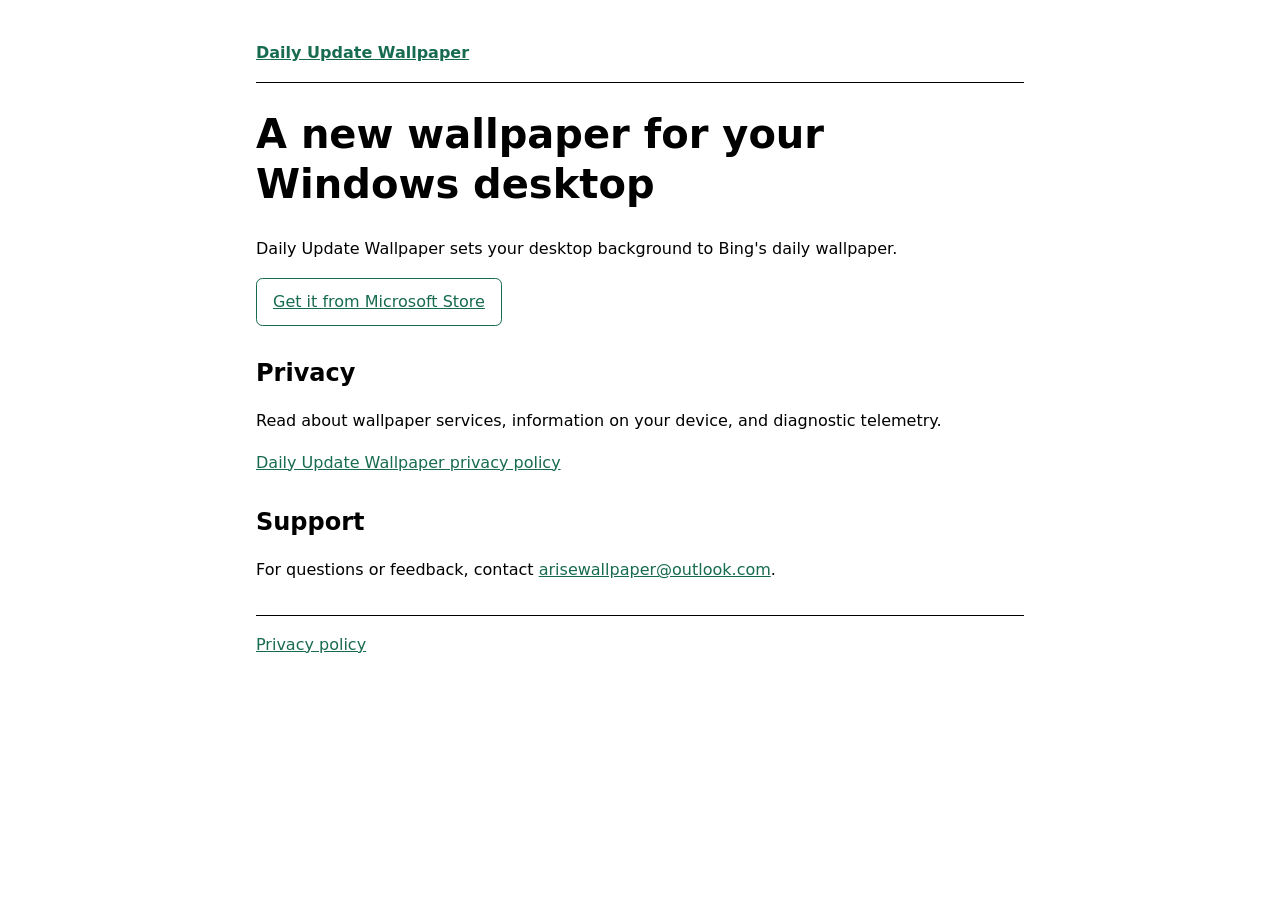
<file: index.html>
<!doctype html>
<html lang="en">
<head>
  <meta charset="utf-8">
  <meta name="viewport" content="width=device-width, initial-scale=1">
  <meta name="description" content="Daily Update Wallpaper for Windows: Bing's daily wallpaper on your desktop. Privacy information and support.">
  <title>Daily Update Wallpaper</title>
  <link rel="canonical" href="https://dailyupdatewallpaper.redrain.ccwu.cc/">
  <link rel="stylesheet" href="styles.css">
</head>
<body>
  <header><a href="./">Daily Update Wallpaper</a></header>
  <main>
    <h1>A new wallpaper for your Windows desktop</h1>
    <p>Daily Update Wallpaper sets your desktop background to Bing's daily wallpaper.</p>
    <p><a class="button" href="https://apps.microsoft.com/detail/9NZVVM6WW02H">Get it from Microsoft Store</a></p>
    <section aria-labelledby="privacy">
      <h2 id="privacy">Privacy</h2>
      <p>Read about wallpaper services, information on your device, and diagnostic telemetry.</p>
      <p><a href="privacypolicy/dailyupdatewallpaper.html">Daily Update Wallpaper privacy policy</a></p>
    </section>
    <section aria-labelledby="support">
      <h2 id="support">Support</h2>
      <p>For questions or feedback, contact <a href="mailto:arisewallpaper@outlook.com">arisewallpaper@outlook.com</a>.</p>
    </section>
  </main>
  <footer><a href="privacypolicy/dailyupdatewallpaper.html">Privacy policy</a></footer>
</body>
</html>
</file>
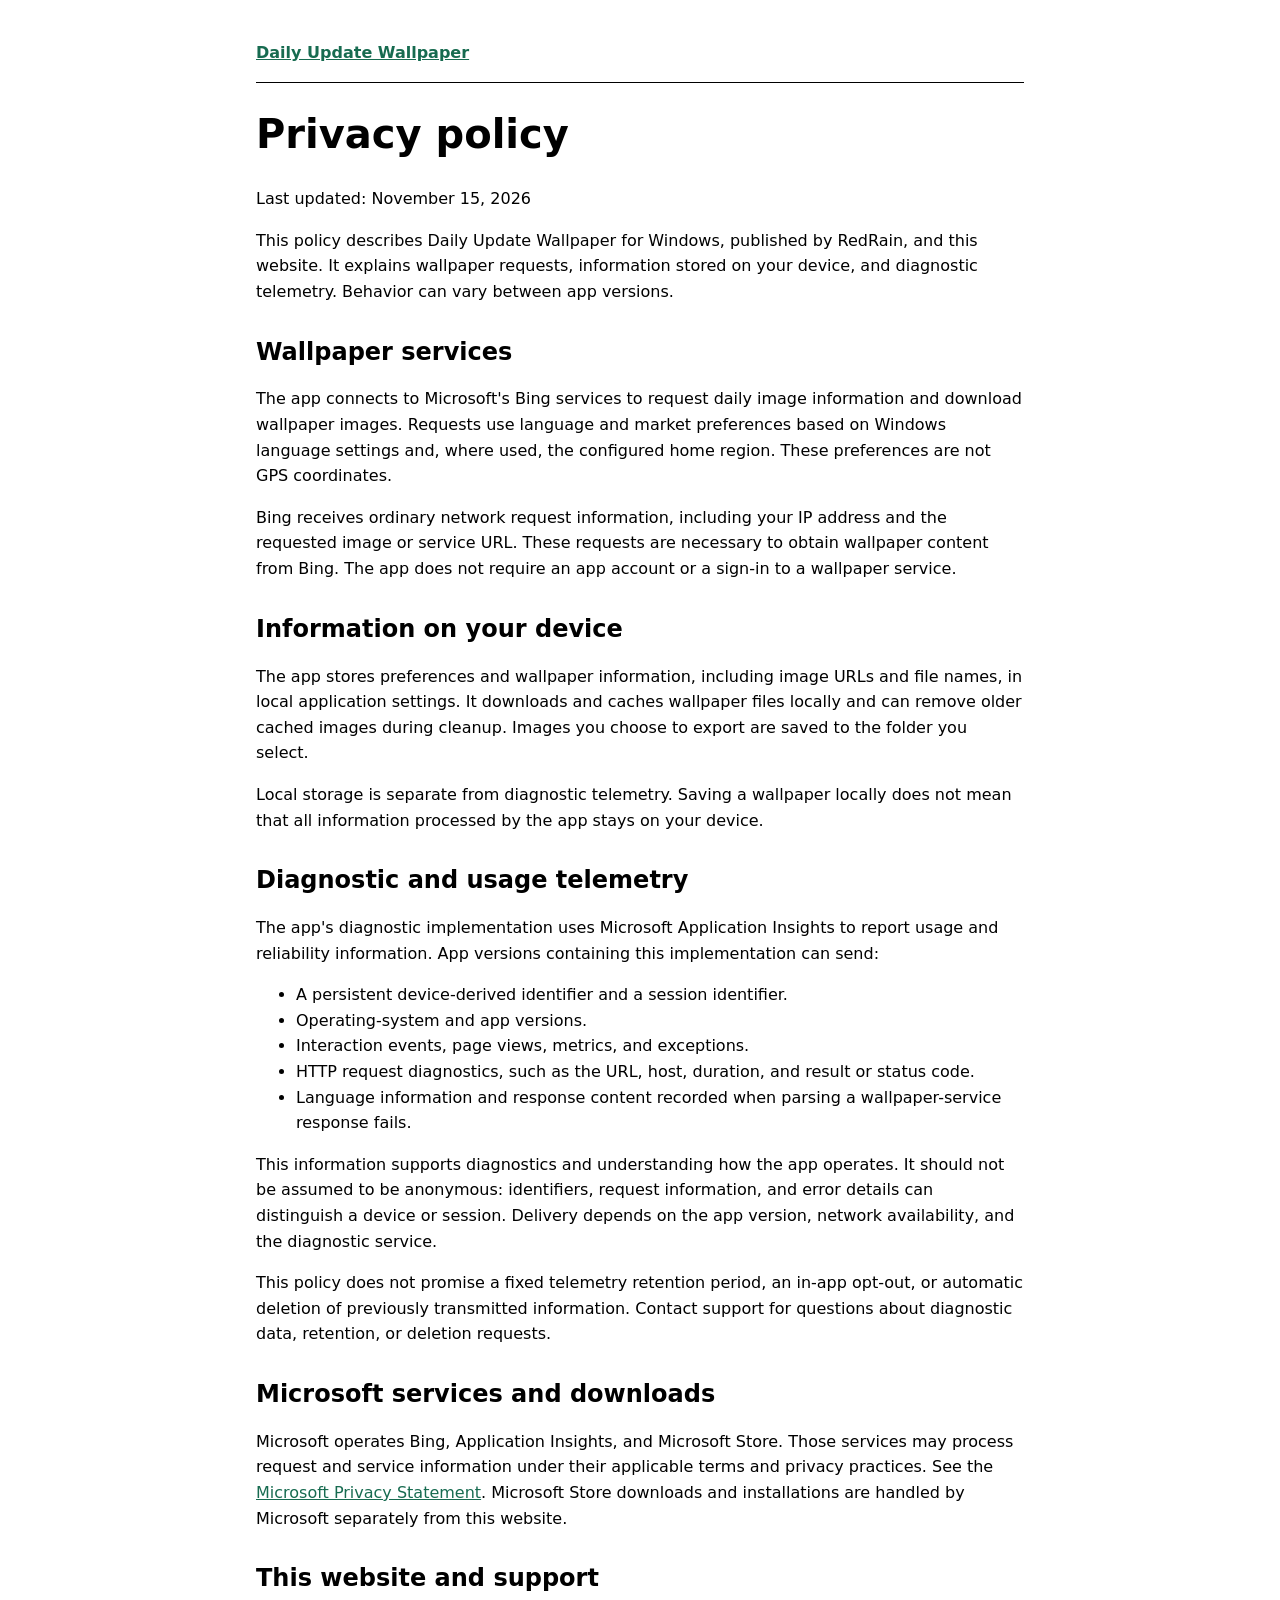
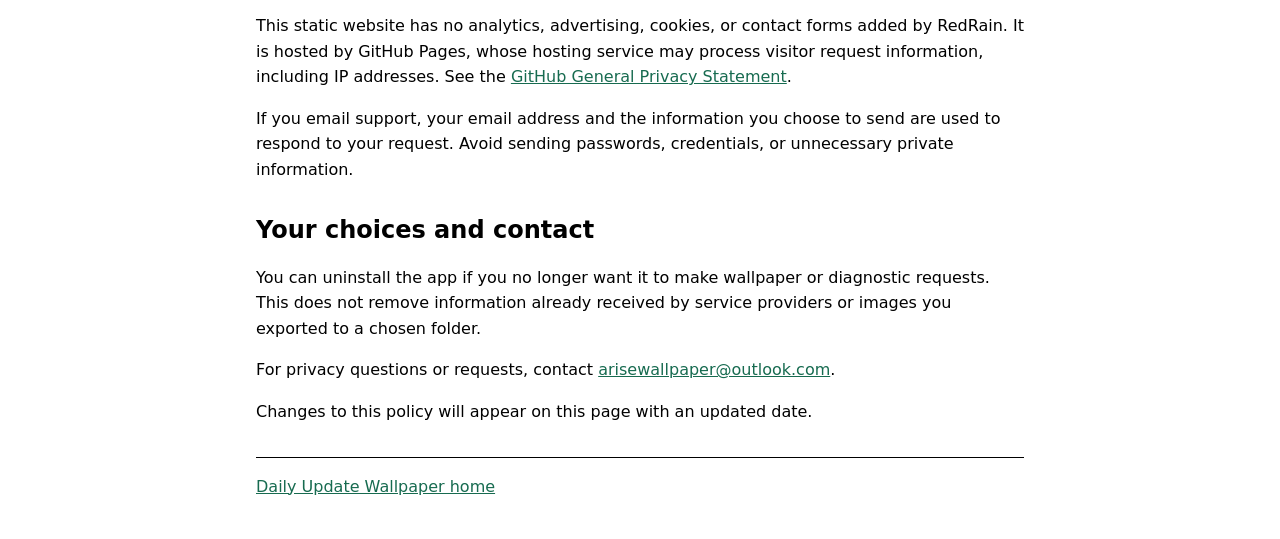
<file: privacypolicy/dailyupdatewallpaper.html>
<!doctype html>
<html lang="en">
<head>
  <meta charset="utf-8">
  <meta name="viewport" content="width=device-width, initial-scale=1">
  <meta name="description" content="Privacy policy for Daily Update Wallpaper for Windows, including Bing wallpaper requests, local storage and diagnostic telemetry.">
  <title>Privacy Policy - Daily Update Wallpaper</title>
  <link rel="canonical" href="https://dailyupdatewallpaper.redrain.ccwu.cc/privacypolicy/dailyupdatewallpaper.html">
  <link rel="stylesheet" href="../styles.css">
</head>
<body>
  <header><a href="../">Daily Update Wallpaper</a></header>
  <main>
    <h1>Privacy policy</h1>
    <p>Last updated: November 15, 2026</p>
    <p>This policy describes Daily Update Wallpaper for Windows, published by RedRain, and this website. It explains wallpaper requests, information stored on your device, and diagnostic telemetry. Behavior can vary between app versions.</p>

    <section aria-labelledby="wallpaper">
      <h2 id="wallpaper">Wallpaper services</h2>
      <p>The app connects to Microsoft's Bing services to request daily image information and download wallpaper images. Requests use language and market preferences based on Windows language settings and, where used, the configured home region. These preferences are not GPS coordinates.</p>
      <p>Bing receives ordinary network request information, including your IP address and the requested image or service URL. These requests are necessary to obtain wallpaper content from Bing. The app does not require an app account or a sign-in to a wallpaper service.</p>
    </section>

    <section aria-labelledby="local">
      <h2 id="local">Information on your device</h2>
      <p>The app stores preferences and wallpaper information, including image URLs and file names, in local application settings. It downloads and caches wallpaper files locally and can remove older cached images during cleanup. Images you choose to export are saved to the folder you select.</p>
      <p>Local storage is separate from diagnostic telemetry. Saving a wallpaper locally does not mean that all information processed by the app stays on your device.</p>
    </section>

    <section aria-labelledby="diagnostics">
      <h2 id="diagnostics">Diagnostic and usage telemetry</h2>
      <p>The app's diagnostic implementation uses Microsoft Application Insights to report usage and reliability information. App versions containing this implementation can send:</p>
      <ul>
        <li>A persistent device-derived identifier and a session identifier.</li>
        <li>Operating-system and app versions.</li>
        <li>Interaction events, page views, metrics, and exceptions.</li>
        <li>HTTP request diagnostics, such as the URL, host, duration, and result or status code.</li>
        <li>Language information and response content recorded when parsing a wallpaper-service response fails.</li>
      </ul>
      <p>This information supports diagnostics and understanding how the app operates. It should not be assumed to be anonymous: identifiers, request information, and error details can distinguish a device or session. Delivery depends on the app version, network availability, and the diagnostic service.</p>
      <p>This policy does not promise a fixed telemetry retention period, an in-app opt-out, or automatic deletion of previously transmitted information. Contact support for questions about diagnostic data, retention, or deletion requests.</p>
    </section>

    <section aria-labelledby="providers">
      <h2 id="providers">Microsoft services and downloads</h2>
      <p>Microsoft operates Bing, Application Insights, and Microsoft Store. Those services may process request and service information under their applicable terms and privacy practices. See the <a href="https://privacy.microsoft.com/privacystatement">Microsoft Privacy Statement</a>. Microsoft Store downloads and installations are handled by Microsoft separately from this website.</p>
    </section>

    <section aria-labelledby="website">
      <h2 id="website">This website and support</h2>
      <p>This static website has no analytics, advertising, cookies, or contact forms added by RedRain. It is hosted by GitHub Pages, whose hosting service may process visitor request information, including IP addresses. See the <a href="https://docs.github.com/en/site-policy/privacy-policies/github-general-privacy-statement">GitHub General Privacy Statement</a>.</p>
      <p>If you email support, your email address and the information you choose to send are used to respond to your request. Avoid sending passwords, credentials, or unnecessary private information.</p>
    </section>

    <section aria-labelledby="choices">
      <h2 id="choices">Your choices and contact</h2>
      <p>You can uninstall the app if you no longer want it to make wallpaper or diagnostic requests. This does not remove information already received by service providers or images you exported to a chosen folder.</p>
      <p>For privacy questions or requests, contact <a href="mailto:arisewallpaper@outlook.com">arisewallpaper@outlook.com</a>.</p>
      <p>Changes to this policy will appear on this page with an updated date.</p>
    </section>
  </main>
  <footer><a href="../">Daily Update Wallpaper home</a></footer>
</body>
</html>
</file>
<file: styles.css>
:root {
  color-scheme: light dark;
  font-family: system-ui, -apple-system, "Segoe UI", sans-serif;
  line-height: 1.6;
}
body {
  max-width: 48rem;
  margin: 0 auto;
  padding: 1.5rem;
}
header, footer {
  padding: 1rem 0;
}
header {
  border-bottom: 1px solid;
  font-weight: 600;
}
footer {
  border-top: 1px solid;
  margin-top: 2rem;
}
h1, h2 {
  line-height: 1.25;
}
h1 {
  font-size: clamp(1.8rem, 6vw, 2.5rem);
}
section {
  margin-top: 2rem;
}
a {
  color: #176b50;
  overflow-wrap: anywhere;
}
a:focus-visible {
  outline: 3px solid currentColor;
  outline-offset: 4px;
}
.button {
  display: inline-block;
  padding: 0.65rem 1rem;
  border: 1px solid currentColor;
  border-radius: 0.4rem;
}
@media (prefers-color-scheme: dark) {
  a {
    color: #8eddbb;
  }
}
</file>
